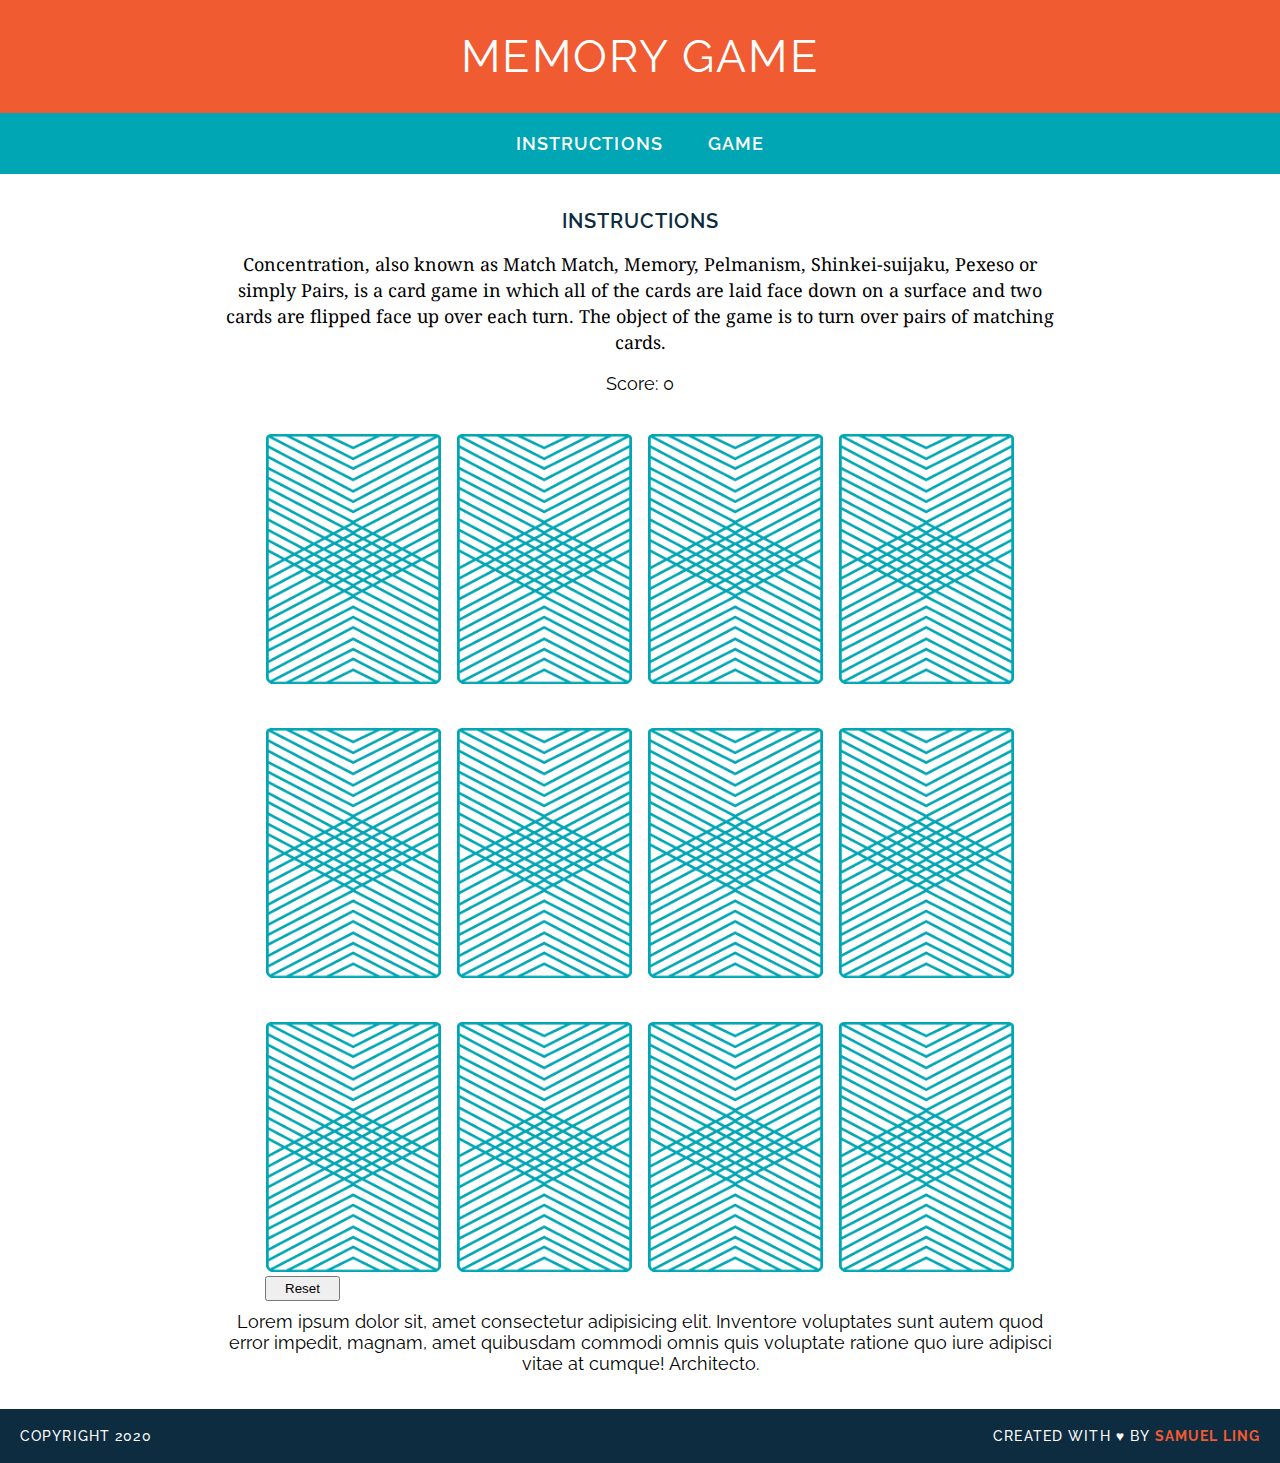
<file: index.html>
<!DOCTYPE html>
<html lang="en">
<head>
	<meta charset="UTF-8">
	<title>Memory Card Game</title>
	<link href="https://fonts.googleapis.com/css?family=Droid+Serif|Raleway:400,500,600,700" rel="stylesheet">
	<link rel="stylesheet" href="css/style.css">
</head>
<body>
	<header>
		<h1>Memory Game</h1>
	</header>
	<nav>
		<a href="#">Instructions</a>
		<a href="#">Game</a>
	</nav>
	<main>
		<h2>Instructions</h2>
		<p>
			Concentration, also known as Match Match, Memory, Pelmanism, Shinkei-suijaku, Pexeso or simply Pairs, is a card game in which all of the cards are laid face down on a surface and two cards are flipped face up over each turn. The object of the game is to turn over pairs of matching cards.
		</p>
		<div class="scoreTitle">Score: <span id="score">0</span></div>
		<div id="correct"></div>
		<div id="game-board" class="board clearfix"></div>
		<button id="resetButton">Reset</button>
	</main>
	<main>
		Lorem ipsum dolor sit, amet consectetur adipisicing elit. Inventore voluptates sunt autem quod error impedit, magnam, amet quibusdam commodi omnis quis voluptate ratione quo iure adipisci vitae at cumque! Architecto.
	</main>
	<footer class="clearfix">
		<p class="copyright">Copyright 2020</p>
		<p class="message">Created with &hearts; by <span class="name">Samuel Ling</span></p>
	</footer>
<script src="js/main.js"></script>
</body>
</html>
</file>
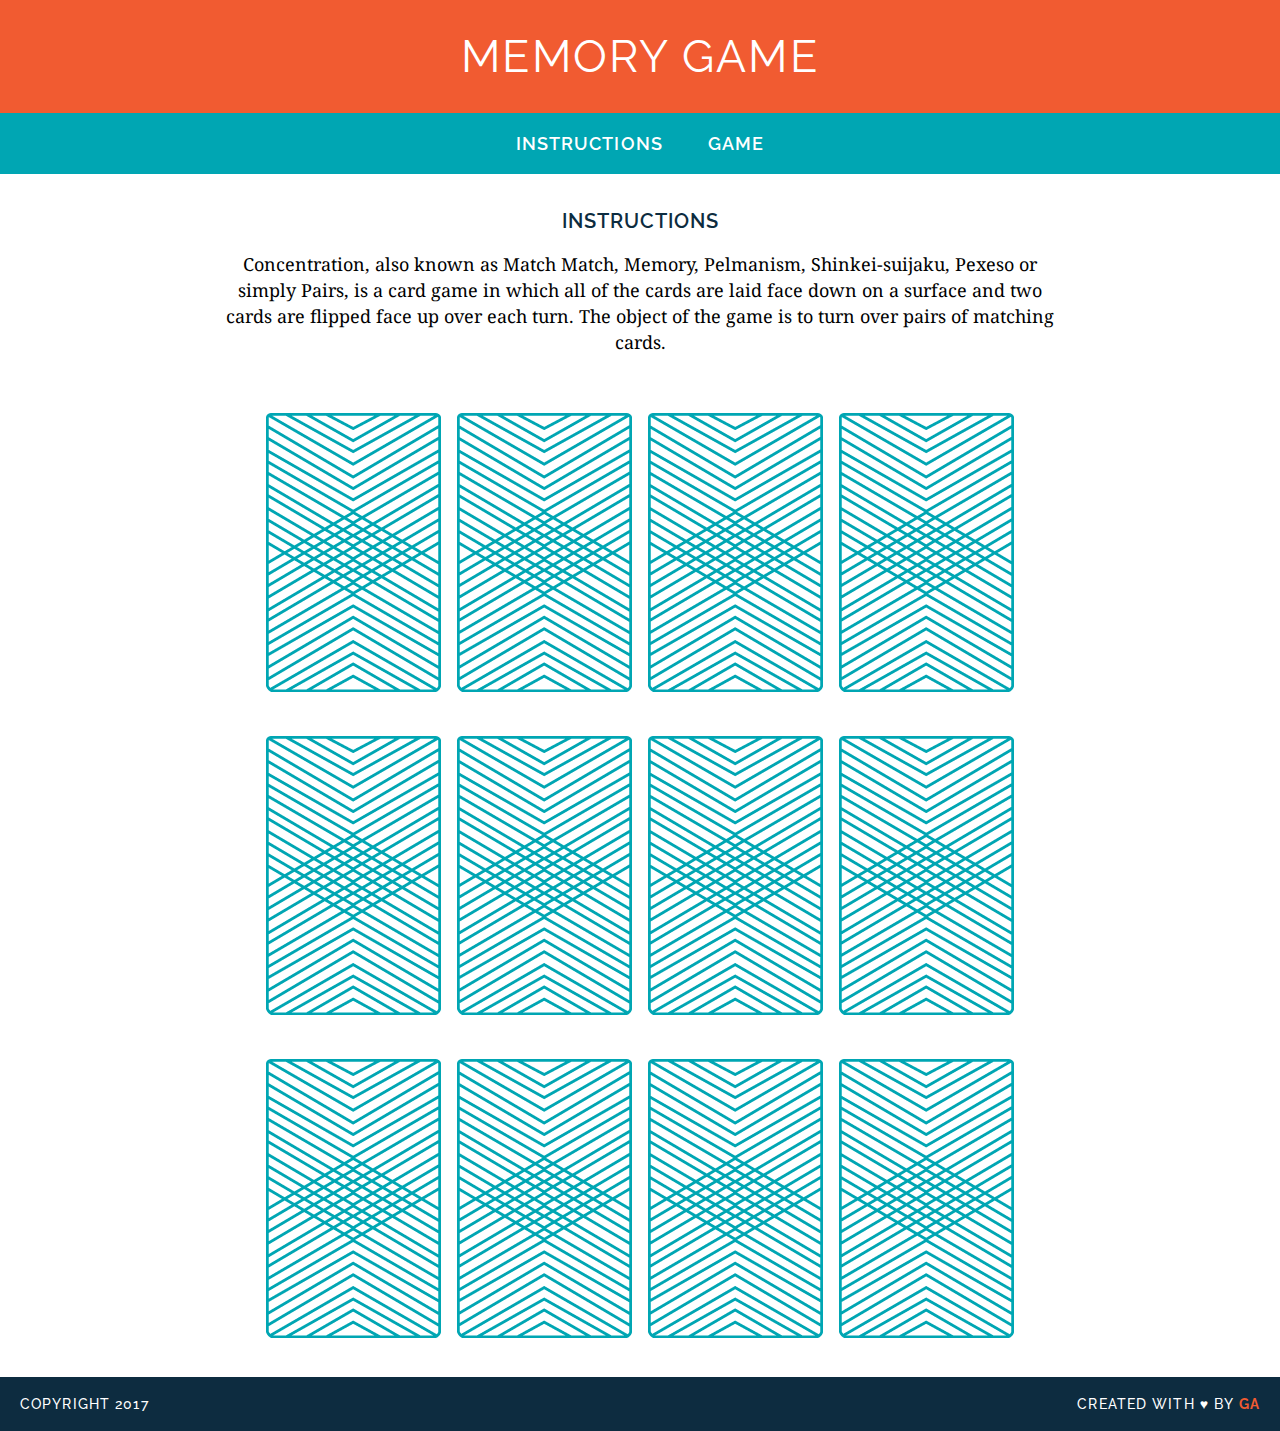
<file: memory-game/index.html>
<!DOCTYPE html>
<html lang="en">
<head>
	<meta charset="UTF-8">
	<title>Memory Card Game</title>
	<link href="https://fonts.googleapis.com/css?family=Droid+Serif|Raleway:400,500,600,700" rel="stylesheet">
	<link rel="stylesheet" href="css/style.css">
</head>
<body>

	<header>
		<h1>Memory Game</h1>
	</header>

	<nav>
		<a href="#">Instructions</a>
		<a href="#">Game</a>
	</nav>


	<main>
		<h2>Instructions</h2>

		<p>
			Concentration, also known as Match Match, Memory, Pelmanism, Shinkei-suijaku, Pexeso or simply Pairs, is a card game in which all of the cards are laid face down on a surface and two cards are flipped face up over each turn. The object of the game is to turn over pairs of matching cards.
		</p>

		<div id="game-board" class="board clearfix"></div>

	</main>

	<footer class="clearfix">
		<p class="copyright">Copyright 2017</p>
		<p class="message">Created with &hearts; by <span class="name">GA</span></p>
	</footer>
<script src="js/main.js"></script>
</body>
</html>
</file>
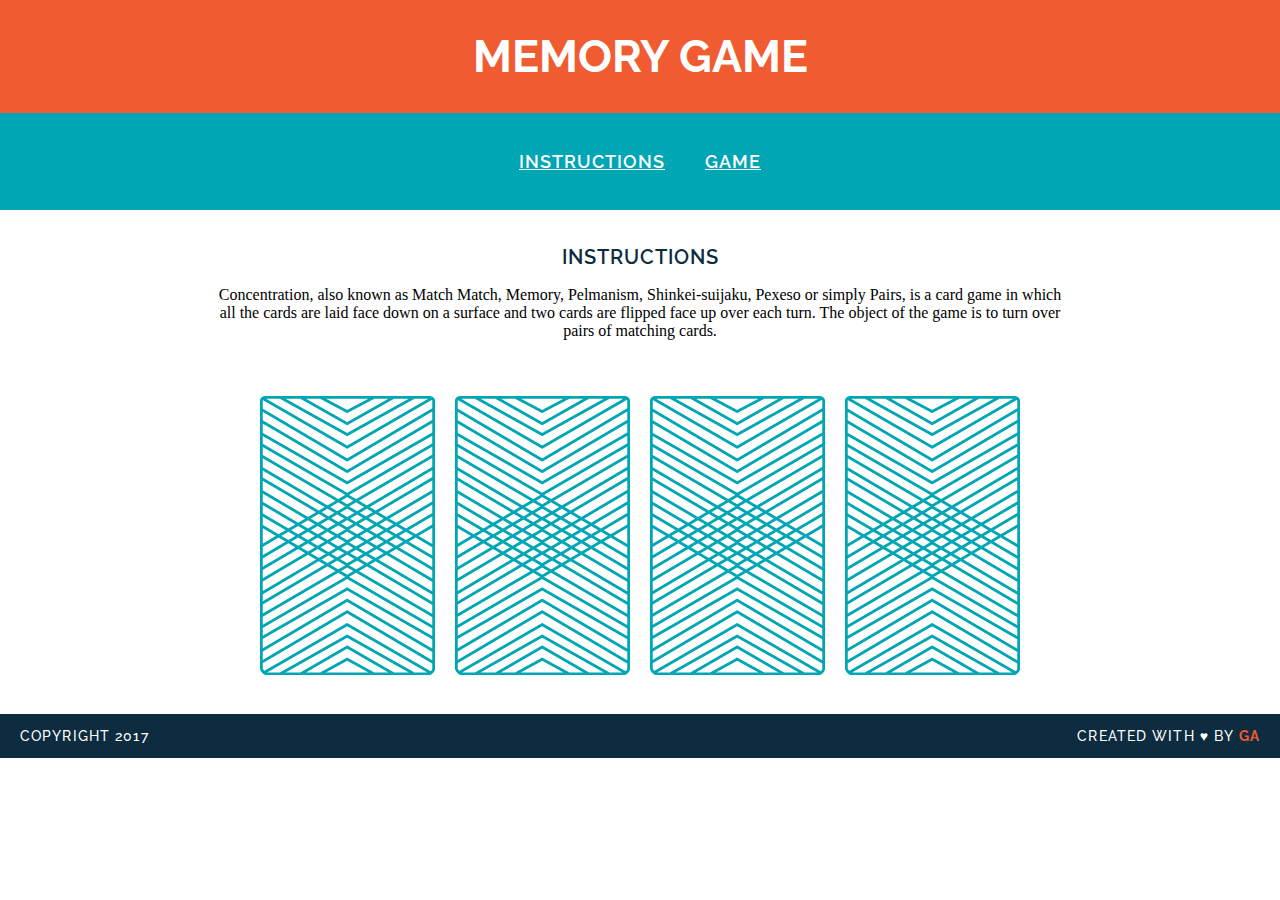
<file: memory_game/index.html>
<!DOCTYPE html>
<html> 
	<head>
		<link href="http://fonts.googleapis.com/css?family=Droid+Serif|Raleway:400,500,600,700" rel="stylesheet">
		<link href="css/style.css" rel="stylesheet" type="text/css">
		<title>Memory Card Game</title>
	</head>
<body>
	<header>
		<h1>Memory Game</h1>
	</header>
	<nav>
		<h3><a href="#instructions">Instructions</a><a href="#game">Game</a></h3>
	</nav>
	<main>
		<h2 id="instructions">Instructions</h2>
		<p>Concentration, also known as Match Match, Memory, Pelmanism, Shinkei-suijaku, Pexeso or simply Pairs, is a card game in which all the cards are laid face down on a surface and two cards are flipped face up over each turn. The object of the game is to turn over pairs of matching cards.
		</p>
		<div id="game">
			<img src="images/back.png" alt="Queen of Diamonds">
			<img src="images/back.png" alt="Queen of Hearts">
			<img src="images/back.png" alt="King of Diamonds">
			<img src="images/back.png" alt="King of Hearts">
		</div>
	</main>
	<footer class="clearfix">
		<p class="copyright">Copyright 2017</p>
		<p class="message">Created with &hearts; by <span class="name">GA</span></p>
	</footer>
</body>

</html>
</file>
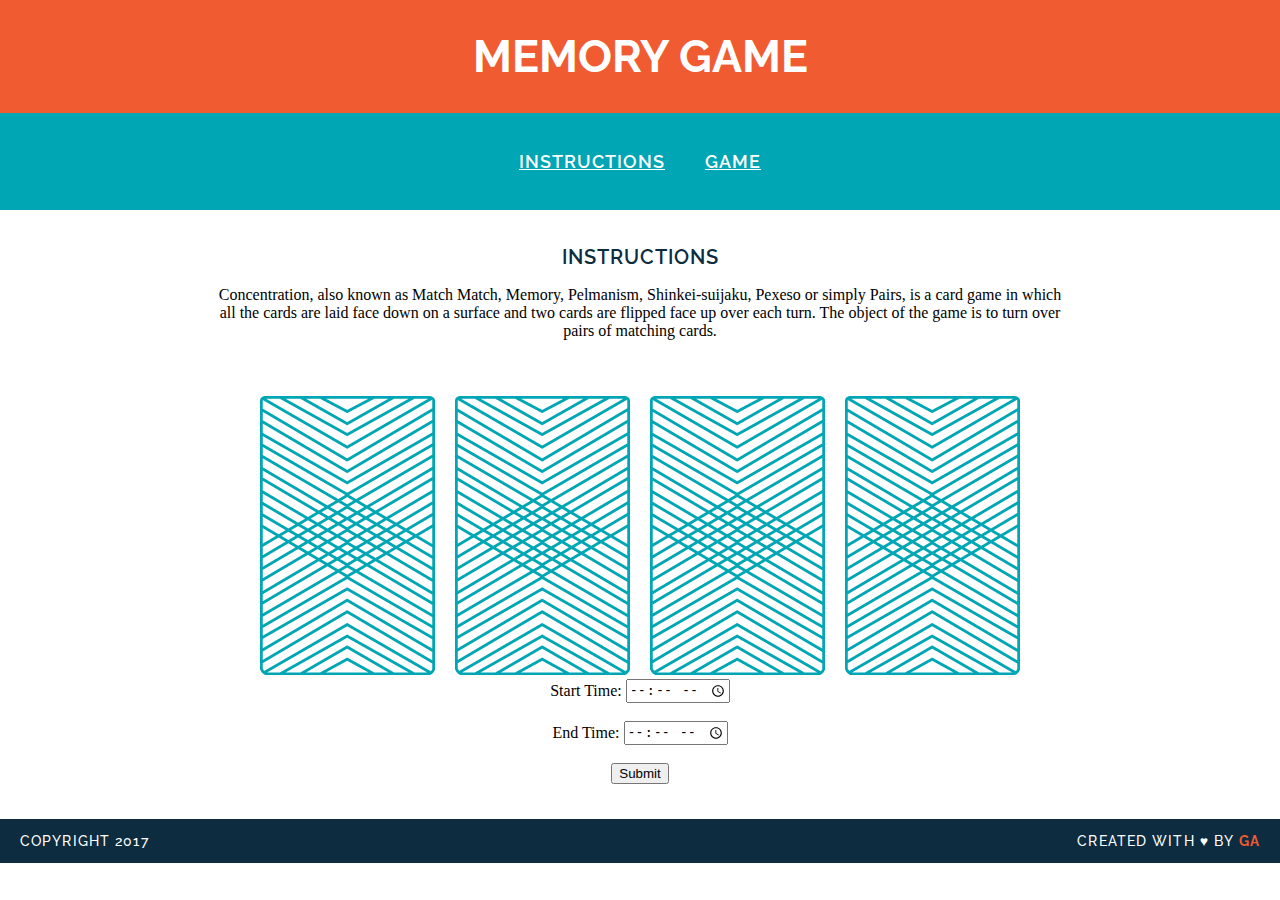
<file: testing123/index.html>
<!DOCTYPE html>
<html> 
	<head>
		<link href="http://fonts.googleapis.com/css?family=Droid+Serif|Raleway:400,500,600,700" rel="stylesheet">
		<link href="css/style.css" rel="stylesheet" type="text/css">
		<title>Memory Card Game</title>
	</head>
<body>
	<header>
		<h1>Memory Game</h1>
	</header>
	<nav>
		<h3><a href="#instructions">Instructions</a><a href="#game">Game</a></h3>
	</nav>
	<main>
		<h2 id="instructions">Instructions</h2>
		<p>Concentration, also known as Match Match, Memory, Pelmanism, Shinkei-suijaku, Pexeso or simply Pairs, is a card game in which all the cards are laid face down on a surface and two cards are flipped face up over each turn. The object of the game is to turn over pairs of matching cards.
		</p>
		<div id="game">
			<img src="images/back.png" alt="Queen of Diamonds">
			<img src="images/back.png" alt="Queen of Hearts">
			<img src="images/back.png" alt="King of Diamonds">
			<img src="images/back.png" alt="King of Hearts">
		</div>
		<div id="addToArray"></div>
<form>
  <label for="sTime">Start Time:</label>
  <input type="time" id="sTime" name="sTime"><br><br>
  <label for="eTime">End Time:</label>
  <input type="time" id="eTime" name="eTime"><br><br>
  <input id="submit" type="button" value="Submit">
</form>
	</main>
	<footer class="clearfix">
		<p class="copyright">Copyright 2017</p>
		<p class="message">Created with &hearts; by <span class="name">GA</span></p>
	</footer>
<script src="javascript/main.js"></script>
</body>
</html>
</file>
<file: css/style.css>
/* =============================
GENERAL STYLES 
================================ */
body {
  font-family: "Raleway", sans-serif;
  text-align: center;
  font-size: 18px;
  -webkit-font-smoothing: antialiased;
  margin: 0;
}

.clearfix:after {
  visibility: hidden;
  display: block;
  content: " ";
  clear: both;
  height: 0;
  font-size: 0;
}

/* =============================
TYPOGRAPHY
================================ */
h1, h2 {
  text-transform: uppercase;
}

h1 {
  color: white;
  font-size: 45px;
  margin: 0;
  font-weight: 400;
  letter-spacing: 0.05em;
}

h2 {
  color: #0D2C40;
  letter-spacing: 0.05em;
  font-weight: 600;
  font-size: 20px;
}

p {
  font-family: "Droid Serif", serif;
  line-height: 26px;
}

a {
  color: white;
  text-decoration: none;
  text-transform: uppercase;
  font-weight: 600;
  letter-spacing: .06em;

  margin: 0 20px;
  /* For hover style transition (bonus) */
  border-bottom: 2px solid transparent;
/*   transition: all .3s ease-in-out; */
}

a:hover {
  border-bottom: 2px solid white;
}
/* =============================
HEADER
================================ */
header {
  background-color: #F15B31;
  padding: 30px 20px;
}

/* =============================
NAV
================================ */
nav {
  background-color: #00A6B3;
  padding: 20px 0;
}

/* =============================
MAIN SECTION
================================ */

main {
  width: 850px;
  margin: 35px auto;
}


/* =============================
GAME BOARD
================================ */
img {
  margin: 40px 8px 0;
  width: 175px;
  height: 250px;
}

button {
  width: 75px;
  height: 25px;
}
#resetButton {
  float: left;
  margin-left: 50px;
}

#nextButton {
  float: right;
  margin-right: 50px;
}
/* =============================
FOOTER
================================ */
footer {
  text-transform: uppercase;
  padding: 0 20px;
  background-color: #0D2C40;
  color: white;
  font-size: 14px;
  letter-spacing: .08em;
  font-weight: 500;

}

.copyright {
  float: left;
  font-family: "Raleway", sans-serif;
}

.message {
  float: right;
  font-family: "Raleway", sans-serif;
}

.name {
  color: #F15B31;
  font-weight: bold;
}
</file>
<file: memory-game/css/style.css>
/* =============================
GENERAL STYLES 
================================ */
body {
  font-family: "Raleway", sans-serif;
  text-align: center;
  font-size: 18px;
  -webkit-font-smoothing: antialiased;
  margin: 0;
}

.clearfix:after {
  visibility: hidden;
  display: block;
  content: " ";
  clear: both;
  height: 0;
  font-size: 0;
}

/* =============================
TYPOGRAPHY
================================ */
h1, h2 {
  text-transform: uppercase;
}

h1 {
  color: white;
  font-size: 45px;
  margin: 0;
  font-weight: 400;
  letter-spacing: 0.05em;
}

h2 {
  color: #0D2C40;
  letter-spacing: 0.05em;
  font-weight: 600;
  font-size: 20px;
}

p {
  font-family: "Droid Serif", serif;
  line-height: 26px;
}

a {
  color: white;
  text-decoration: none;
  text-transform: uppercase;
  font-weight: 600;
  letter-spacing: .06em;

  margin: 0 20px;
  /* For hover style transition (bonus) */
  border-bottom: 2px solid transparent;
/*   transition: all .3s ease-in-out; */
}

a:hover {
  border-bottom: 2px solid white;
}
/* =============================
HEADER
================================ */
header {
  background-color: #F15B31;
  padding: 30px 20px;
}

/* =============================
NAV
================================ */
nav {
  background-color: #00A6B3;
  padding: 20px 0;
}

/* =============================
MAIN SECTION
================================ */

main {
  width: 850px;
  margin: 35px auto;
}


/* =============================
GAME BOARD
================================ */
img {
  margin: 40px 8px 0;
}

/* =============================
FOOTER
================================ */
footer {
  text-transform: uppercase;
  padding: 0 20px;
  background-color: #0D2C40;
  color: white;
  font-size: 14px;
  letter-spacing: .08em;
  font-weight: 500;

}

.copyright {
  float: left;
  font-family: "Raleway", sans-serif;
}

.message {
  float: right;
  font-family: "Raleway", sans-serif;
}

.name {
  color: #F15B31;
  font-weight: bold;
}
</file>
<file: memory_game/css/style.css>
body {
	text-align: center;
	margin: 0;
}
h1 {
	font-family: "Raleway", sans-serif;
	letter-spacing: 1px
	font-weight: 400;
	font-size: 45px;
	text-transform: uppercase;
	margin: 0;
}
h3 {
	font-family: "Raleway", sans-serif;
	letter-spacing: 1px;
	font-weight: 600;
	font-size: 18px;
	color: #f15b31;
	text-transform: uppercase;
}
h2 {
	font-family: "Raleway", sans-serif;
	letter-spacing: 1px;
	font-weight: 600;
	font-size: 20px;
	color: #0d2c40;
	text-transform: uppercase;
}
header {
	background-color: #F15B31;
	color: #ffffff;
	padding: 30px 20px;
}
nav {
	background-color: #00A6B3;
	color: #ffffff;
	padding: 20px 0;
}
a {
	margin: 0 20px 0 20px;
	color: #FFFFFF;
	border-bottom: 2px solid transparent;
}
main {
	width: 850px;
	margin: 35px auto;
}
img {
	margin: 40px 8px 0 8px;
}
footer {
	text-transform: uppercase;
	padding: 0 20px;
	background-color: #0d2c40;
	color: white;
	font-size:14px;
	letter-spacing: .08em;
	font-weight: 500;
	font-family: "Raleway", sans-serif;
}
.copyright {
	float: left;
}
.message {
	float: right;
}
.clearfix:after {
	visibility: hidden;
	display: block;
	content: " ";
	clear: both;
	height: 0;
	font-sise: 0;
}
.name {
	color: #f15b31;
	font-weight: 700;
}
a:hover {
	border-color: white;
}
</file>
<file: testing123/css/style.css>
body {
	text-align: center;
	margin: 0;
}
h1 {
	font-family: "Raleway", sans-serif;
	letter-spacing: 1px
	font-weight: 400;
	font-size: 45px;
	text-transform: uppercase;
	margin: 0;
}
h3 {
	font-family: "Raleway", sans-serif;
	letter-spacing: 1px;
	font-weight: 600;
	font-size: 18px;
	color: #f15b31;
	text-transform: uppercase;
}
h2 {
	font-family: "Raleway", sans-serif;
	letter-spacing: 1px;
	font-weight: 600;
	font-size: 20px;
	color: #0d2c40;
	text-transform: uppercase;
}
header {
	background-color: #F15B31;
	color: #ffffff;
	padding: 30px 20px;
}
nav {
	background-color: #00A6B3;
	color: #ffffff;
	padding: 20px 0;
}
a {
	margin: 0 20px 0 20px;
	color: #FFFFFF;
	border-bottom: 2px solid transparent;
}
main {
	width: 850px;
	margin: 35px auto;
}
img {
	margin: 40px 8px 0 8px;
}
footer {
	text-transform: uppercase;
	padding: 0 20px;
	background-color: #0d2c40;
	color: white;
	font-size:14px;
	letter-spacing: .08em;
	font-weight: 500;
	font-family: "Raleway", sans-serif;
}
.copyright {
	float: left;
}
.message {
	float: right;
}
.clearfix:after {
	visibility: hidden;
	display: block;
	content: " ";
	clear: both;
	height: 0;
	font-sise: 0;
}
.name {
	color: #f15b31;
	font-weight: 700;
}
a:hover {
	border-color: white;
}
</file>
